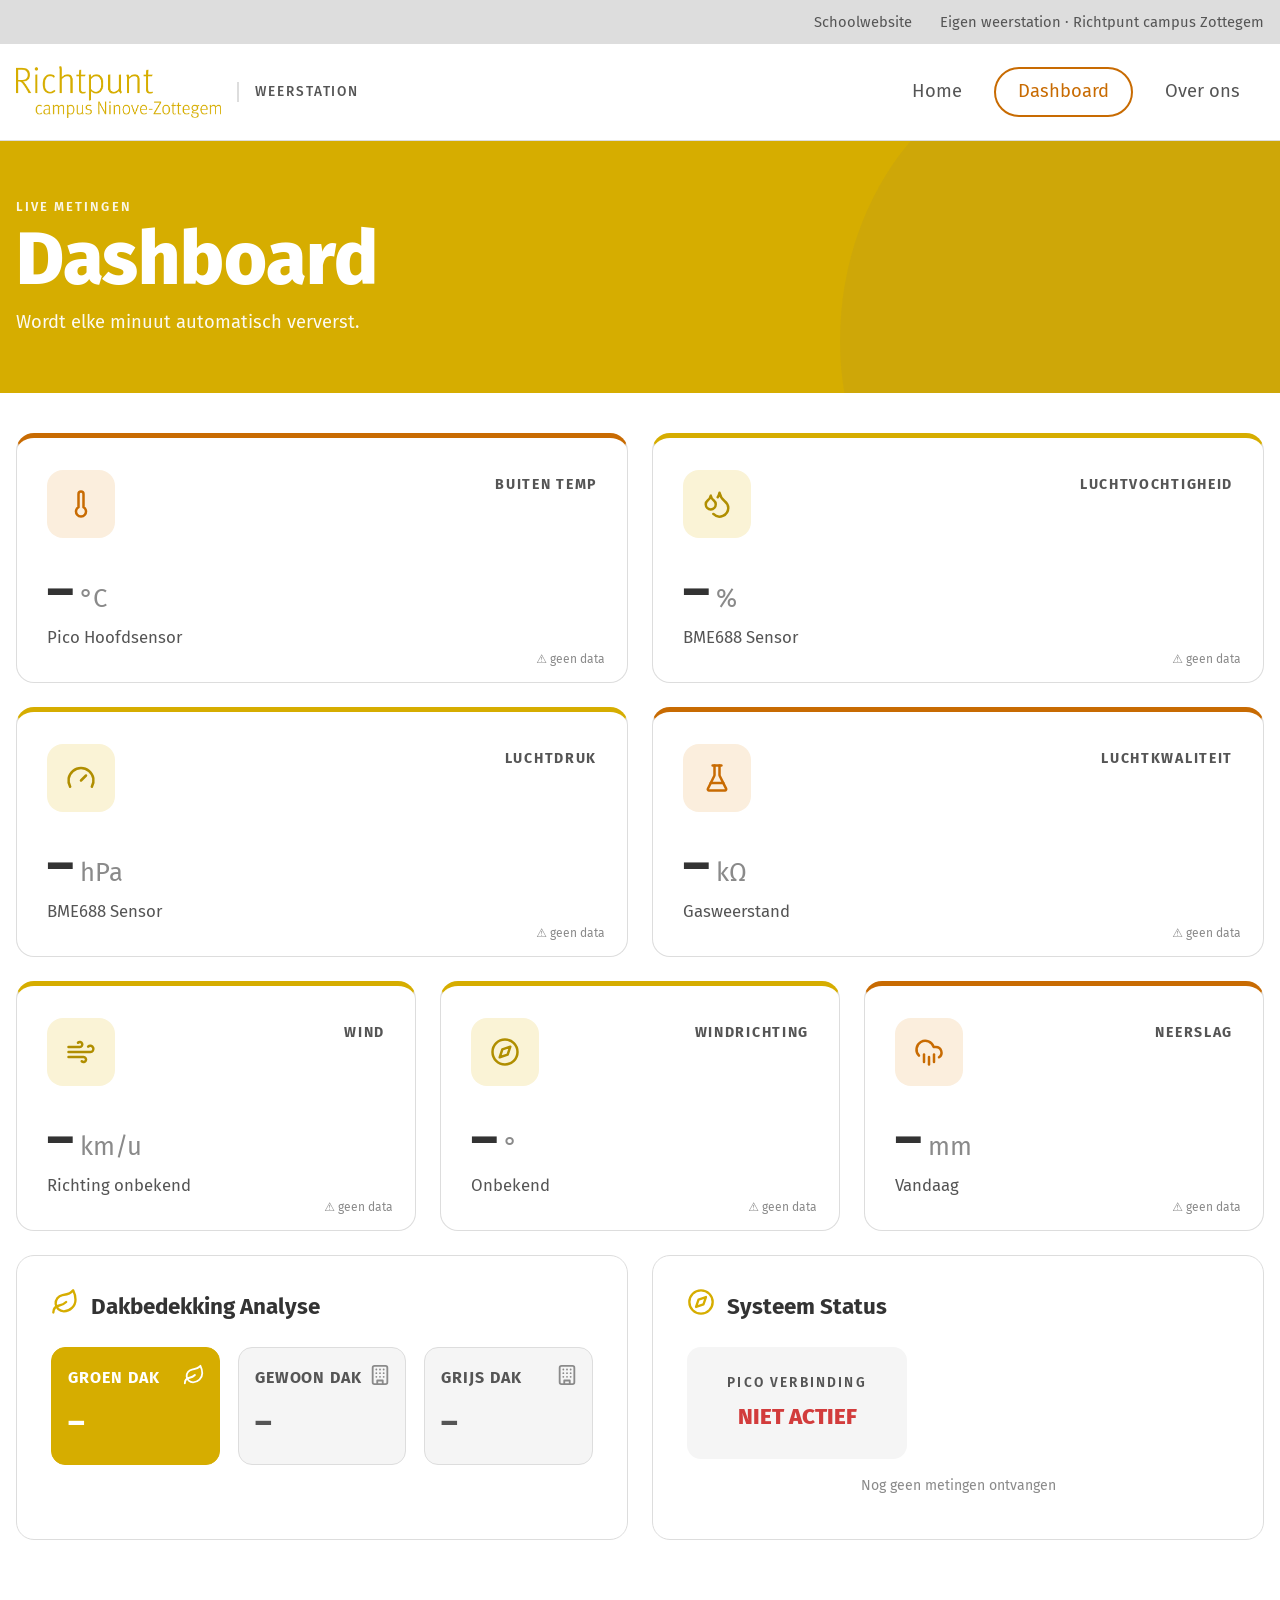
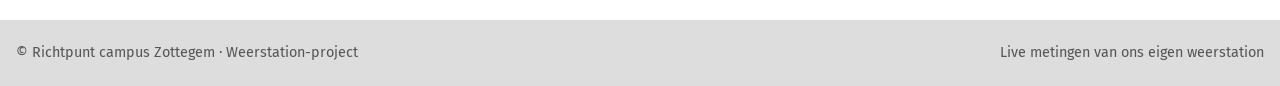
<file: dashboard.html>
<!DOCTYPE html>
<html lang="nl">
<head>
  <meta charset="UTF-8">
  <meta name="viewport" content="width=device-width, initial-scale=1.0">
  <title>Dashboard · Weerstation Richtpunt</title>
  <link rel="icon" href="favicon.svg" type="image/svg+xml">
  <link rel="icon" href="favicon-32.png" sizes="32x32" type="image/png">
  <link rel="shortcut icon" href="favicon.ico">
  <link rel="apple-touch-icon" href="apple-touch-icon.png">
  <meta name="theme-color" content="#D6AD00">
  <link rel="preconnect" href="https://fonts.googleapis.com">
  <link href="https://fonts.googleapis.com/css2?family=Fira+Sans:wght@300;400;500;600;700;800&display=swap" rel="stylesheet">
  <link rel="stylesheet" href="css/style.css">
</head>
<body>

  <div class="topbar">
    <div class="wrap">
      <a href="https://richtpunt.be/ninovezottegem/" target="_blank" rel="noopener">Schoolwebsite</a>
      <span>Eigen weerstation · Richtpunt campus Zottegem</span>
    </div>
  </div>

  <header class="site-header">
    <div class="wrap">
      <a class="logo" href="index.html"><img src="img/logo.png" alt="Richtpunt campus Ninove-Zottegem"><span>Weerstation</span></a>
      <button class="burger" aria-label="Menu"><svg viewBox="0 0 24 24" fill="none" stroke="currentColor" stroke-width="2" stroke-linecap="round"><path d="M4 6h16M4 12h16M4 18h16"/></svg></button>
      <nav class="nav">
        <a href="index.html">Home</a>
        <a href="dashboard.html">Dashboard</a>
        <a href="over-ons.html">Over ons</a>
      </nav>
    </div>
  </header>

  <section class="band page-band">
    <div class="wrap">
      <div class="eyebrow">Live metingen</div>
      <h1>Dashboard</h1>
      <p>Wordt elke minuut automatisch ververst.</p>
    </div>
  </section>

  <main>
    <div class="wrap">

      <!-- Rij 1: 4 kaarten -->
      <div class="grid grid-4">
        <div class="card sensor t-temp" id="s-buitenTemp">
          <div class="ic" data-icon="thermo"></div><div class="label">Buiten temp</div>
          <div class="value">–<span class="unit">°C</span></div><div class="sub">Pico Hoofdsensor</div><div class="ago"></div>
        </div>
        <div class="card sensor t-hum" id="s-vochtigheid">
          <div class="ic" data-icon="drops"></div><div class="label">Luchtvochtigheid</div>
          <div class="value">–<span class="unit">%</span></div><div class="sub">BME688 Sensor</div><div class="ago"></div>
        </div>
        <div class="card sensor t-pres" id="s-luchtdruk">
          <div class="ic" data-icon="gauge"></div><div class="label">Luchtdruk</div>
          <div class="value">–<span class="unit">hPa</span></div><div class="sub">BME688 Sensor</div><div class="ago"></div>
        </div>
        <div class="card sensor t-gas" id="s-gasweerstand">
          <div class="ic" data-icon="flask"></div><div class="label">Luchtkwaliteit</div>
          <div class="value">–<span class="unit">kΩ</span></div><div class="sub">Gasweerstand</div><div class="ago"></div>
        </div>
      </div>

      <!-- Rij 2: 3 kaarten -->
      <div class="grid grid-3">
        <div class="card sensor t-wind" id="s-windsnelheid">
          <div class="ic" data-icon="wind"></div><div class="label">Wind</div>
          <div class="value">–<span class="unit">km/u</span></div><div class="sub" id="wind-dir">–</div><div class="ago"></div>
        </div>
        <div class="card sensor t-wind" id="s-windrichting">
          <div class="ic" data-icon="compass"></div><div class="label">Windrichting</div>
          <div class="value">–<span class="unit">°</span></div><div class="sub" id="wind-dir-name">–</div><div class="ago"></div>
        </div>
        <div class="card sensor t-rain" id="s-neerslag">
          <div class="ic" data-icon="rain"></div><div class="label">Neerslag</div>
          <div class="value">–<span class="unit">mm</span></div><div class="sub">Vandaag</div><div class="ago"></div>
        </div>
      </div>

      <!-- Rij 3: dak-analyse + status -->
      <div class="grid grid-2">
        <div class="card">
          <div class="section-title"><span data-icon="leaf"></span>Dakbedekking Analyse</div>
          <div class="grid grid-3" style="margin:0; gap:18px" id="roofs">
            <div class="roof green"><h3>Groen dak</h3><span data-icon="leaf"></span><div class="big" id="groenDak">–</div></div>
            <div class="roof"><h3>Gewoon dak</h3><span data-icon="building"></span><div class="big" id="gewoonDak">–</div></div>
            <div class="roof grey" id="roof-grijs"><h3>Grijs dak</h3><span data-icon="building"></span><div class="big" id="grijsDak">–</div></div>
          </div>
          <p class="roof-note" id="roof-note">&nbsp;</p>
        </div>

        <div class="card">
          <div class="section-title"><span data-icon="compass"></span>Systeem Status</div>
          <div class="grid" style="margin:0; gap:18px; grid-template-columns:1fr; max-width:220px">
            <div class="stat"><h3>PICO VERBINDING</h3><div class="v" id="st-pico">…</div></div>
          </div>
          <p class="status-meta" id="st-meta">&nbsp;</p>
        </div>
      </div>
    </div>
  </main>

  <footer>
    <div class="wrap">
      <span>© Richtpunt campus Zottegem · Weerstation-project</span>
      <span>Live metingen van ons eigen weerstation</span>
    </div>
  </footer>

  <script src="js/config.js"></script>
  <script src="js/common.js"></script>
  <script src="js/dashboard.js"></script>
</body>
</html>
</file>
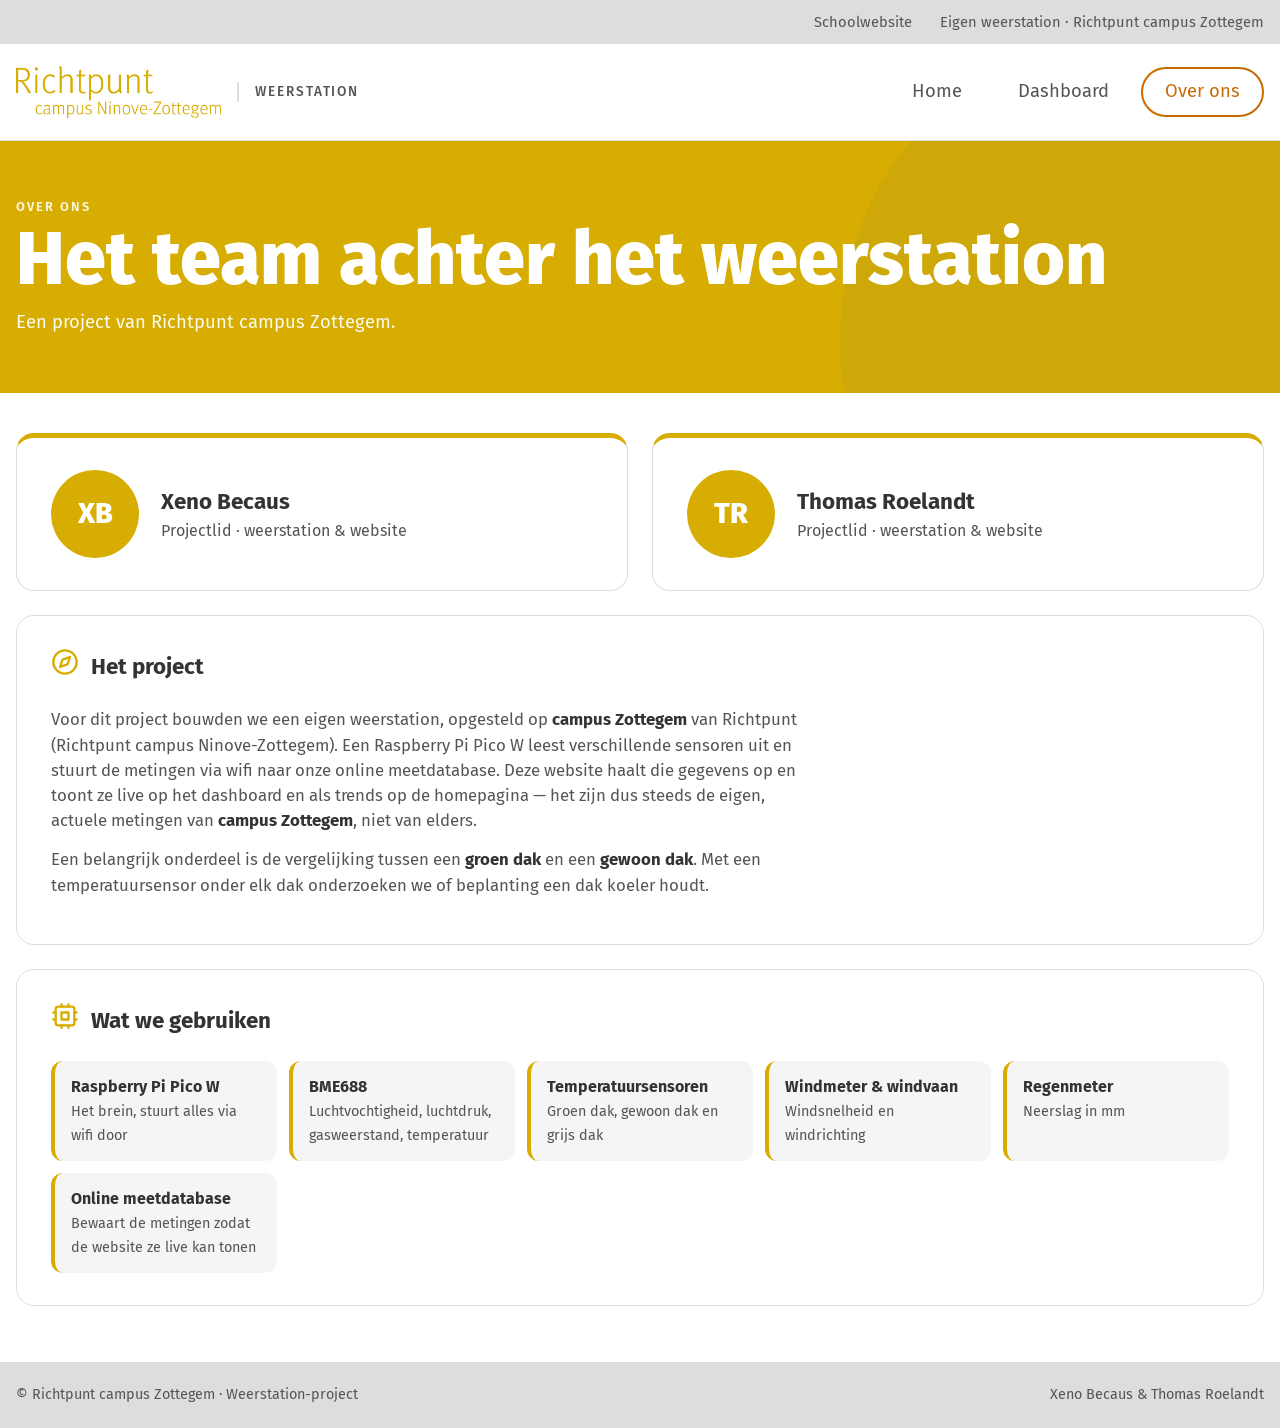
<file: over-ons.html>
<!DOCTYPE html>
<html lang="nl">
<head>
  <meta charset="UTF-8">
  <meta name="viewport" content="width=device-width, initial-scale=1.0">
  <title>Over ons · Weerstation Richtpunt</title>
  <link rel="icon" href="favicon.svg" type="image/svg+xml">
  <link rel="icon" href="favicon-32.png" sizes="32x32" type="image/png">
  <link rel="shortcut icon" href="favicon.ico">
  <link rel="apple-touch-icon" href="apple-touch-icon.png">
  <meta name="theme-color" content="#D6AD00">
  <link rel="preconnect" href="https://fonts.googleapis.com">
  <link href="https://fonts.googleapis.com/css2?family=Fira+Sans:wght@300;400;500;600;700;800&display=swap" rel="stylesheet">
  <link rel="stylesheet" href="css/style.css">
</head>
<body>

  <div class="topbar">
    <div class="wrap">
      <a href="https://richtpunt.be/ninovezottegem/" target="_blank" rel="noopener">Schoolwebsite</a>
      <span>Eigen weerstation · Richtpunt campus Zottegem</span>
    </div>
  </div>

  <header class="site-header">
    <div class="wrap">
      <a class="logo" href="index.html"><img src="img/logo.png" alt="Richtpunt campus Ninove-Zottegem"><span>Weerstation</span></a>
      <button class="burger" aria-label="Menu"><svg viewBox="0 0 24 24" fill="none" stroke="currentColor" stroke-width="2" stroke-linecap="round"><path d="M4 6h16M4 12h16M4 18h16"/></svg></button>
      <nav class="nav">
        <a href="index.html">Home</a>
        <a href="dashboard.html">Dashboard</a>
        <a href="over-ons.html">Over ons</a>
      </nav>
    </div>
  </header>

  <section class="band page-band">
    <div class="wrap">
      <div class="eyebrow">Over ons</div>
      <h1>Het team achter het weerstation</h1>
      <p>Een project van Richtpunt campus Zottegem.</p>
    </div>
  </section>

  <main>
    <div class="wrap">

      <!-- 👉 Pas hier gerust de tekst onder jullie naam aan -->
      <div class="team">
        <div class="card member">
          <div class="avatar">XB</div>
          <div>
            <h3>Xeno Becaus</h3>
            <p>Projectlid · weerstation &amp; website</p>
          </div>
        </div>
        <div class="card member">
          <div class="avatar">TR</div>
          <div>
            <h3>Thomas Roelandt</h3>
            <p>Projectlid · weerstation &amp; website</p>
          </div>
        </div>
      </div>

      <div class="card prose" style="margin-bottom:24px">
        <div class="section-title"><span data-icon="compass"></span>Het project</div>
        <p>Voor dit project bouwden we een eigen weerstation, opgesteld op <b>campus Zottegem</b> van
           Richtpunt (Richtpunt campus Ninove-Zottegem). Een Raspberry Pi Pico W leest verschillende
           sensoren uit en stuurt de metingen via wifi naar onze online meetdatabase. Deze website haalt
           die gegevens op en toont ze live op het dashboard en als trends op de homepagina — het zijn
           dus steeds de eigen, actuele metingen van <b>campus Zottegem</b>, niet van elders.</p>
        <p>Een belangrijk onderdeel is de vergelijking tussen een <b>groen dak</b> en een <b>gewoon dak</b>.
           Met een temperatuursensor onder elk dak onderzoeken we of beplanting een dak koeler houdt.</p>
      </div>

      <div class="card">
        <div class="section-title"><span data-icon="cpu"></span>Wat we gebruiken</div>
        <ul class="parts">
          <li><b>Raspberry Pi Pico W</b><span>Het brein, stuurt alles via wifi door</span></li>
          <li><b>BME688</b><span>Luchtvochtigheid, luchtdruk, gasweerstand, temperatuur</span></li>
          <li><b>Temperatuursensoren</b><span>Groen dak, gewoon dak en grijs dak</span></li>
          <li><b>Windmeter &amp; windvaan</b><span>Windsnelheid en windrichting</span></li>
          <li><b>Regenmeter</b><span>Neerslag in mm</span></li>
          <li><b>Online meetdatabase</b><span>Bewaart de metingen zodat de website ze live kan tonen</span></li>
        </ul>
      </div>
    </div>
  </main>

  <footer>
    <div class="wrap">
      <span>© Richtpunt campus Zottegem · Weerstation-project</span>
      <span>Xeno Becaus &amp; Thomas Roelandt</span>
    </div>
  </footer>

  <script src="js/config.js"></script>
  <script src="js/common.js"></script>
  <script>document.querySelectorAll("[data-icon]").forEach(el => el.innerHTML = icon(el.dataset.icon));</script>
</body>
</html>
</file>
<file: css/style.css>
/* =====================================================================
   STYLE.CSS  —  huisstijl Richtpunt campus Ninove-Zottegem
   Kleuren overgenomen van richtpunt.be/ninovezottegem:
     goud #D6AD00 · oranje #C86B02 · grijs #555555 · lichtgrijs #DDDDDD · wit
   ===================================================================== */

:root {
  --gold: #d6ad00;          /* hoofdkleur (logo + grote balk) */
  --gold-dark: #b08e00;
  --gold-shape: #cca70b;    /* iets donkerder goud voor vormen */
  --gold-soft: #faf3d6;     /* heel licht goud voor achtergrondjes */
  --orange: #c86b02;        /* knoppen, zoals "Inschrijven" */
  --orange-soft: #fbeedd;
  --text: #333333;
  --grey: #555555;          /* menu en gewone tekst */
  --muted: #8a8a8a;
  --line: #dddddd;          /* bovenbalk en randen */
  --bg: #ffffff;
  --bg-soft: #f5f5f5;
  --ok: #2e9e5b;            /* enkel voor "ONLINE / ACTIEF" */
  --bad: #d23c3c;           /* enkel voor fouten */
  --radius: 18px;
}

* { box-sizing: border-box; margin: 0; padding: 0; }
html { scroll-behavior: smooth; }
body {
  font-family: "Fira Sans", system-ui, -apple-system, "Segoe UI", sans-serif;
  background: var(--bg);
  color: var(--text);
  min-height: 100vh;
  display: flex;
  flex-direction: column;
  line-height: 1.5;
}
a { color: inherit; }
code { background: rgba(0,0,0,.07); padding: 1px 6px; border-radius: 5px; font-size: .9em; }
.wrap { width: 100%; max-width: 1400px; margin: 0 auto; padding: 0 16px; }

/* ---------- Demo-melding ---------- */
.demo-banner {
  background: var(--orange); color: #fff; text-align: center;
  font-size: .85rem; padding: 6px 16px; font-weight: 500;
}
.demo-banner code { background: rgba(255,255,255,.2); }

/* ---------- Grijze bovenbalk ---------- */
.topbar { background: var(--line); font-size: .92rem; }
.topbar .wrap { display: flex; justify-content: flex-end; gap: 28px; height: 44px; align-items: center; }
.topbar a, .topbar span { color: var(--grey); text-decoration: none; }
.topbar a:hover { color: var(--orange); }

/* ---------- Header / navigatie ---------- */
.site-header {
  background: #fff;
  border-bottom: 1px solid var(--line);
  position: sticky; top: 0; z-index: 10;
}
.site-header .wrap {
  display: flex; align-items: center; justify-content: space-between;
  height: 96px; gap: 16px;
}
.logo { display: flex; align-items: center; gap: 16px; text-decoration: none; }
.logo img { height: 52px; width: auto; }
.logo span {
  border-left: 2px solid var(--line); padding-left: 16px;
  color: var(--grey); font-size: .85rem; letter-spacing: .14em; text-transform: uppercase; font-weight: 500;
}
.nav { display: flex; gap: 8px; align-items: center; }
.nav a {
  text-decoration: none; color: var(--grey); font-size: 1.15rem;
  padding: 9px 22px; border-radius: 999px; border: 2px solid transparent; transition: .15s;
}
.nav a:hover { color: var(--orange); }
.nav a.active { color: var(--orange); border-color: var(--orange); }
.burger { display: none; background: none; border: 0; color: var(--grey); cursor: pointer; }
.burger svg { width: 30px; height: 30px; }

@media (max-width: 760px) {
  .topbar { display: none; }
  .logo span { display: none; }
  .logo img { height: 40px; }
  .site-header .wrap { height: 76px; }
  .burger { display: block; }
  .nav {
    display: none; position: absolute; top: 76px; left: 0; right: 0;
    flex-direction: column; align-items: stretch; background: #fff;
    border-bottom: 1px solid var(--line); padding: 12px 16px;
  }
  .nav.open { display: flex; }
}

main { flex: 1; padding: 40px 0 56px; }

/* ---------- Gouden balk (zoals "Welkom op onze school!") ---------- */
.band {
  background: var(--gold); color: #fff; position: relative; overflow: hidden;
}
.band::after {            /* decoratieve donkergouden vorm, zonder foto */
  content: ""; position: absolute; right: -120px; top: -80px;
  width: 560px; height: 560px; border-radius: 42% 58% 55% 45% / 50% 40% 60% 50%;
  background: var(--gold-shape); opacity: .8;
}
.band .wrap { position: relative; z-index: 1; }
.page-band .wrap { padding-top: 56px; padding-bottom: 56px; }
.band h1 {
  font-weight: 800; line-height: 1.02; color: #fff;
  font-size: clamp(2.4rem, 6vw, 4.6rem);
}
.band p { color: #fff; opacity: .95; font-size: 1.15rem; margin-top: 12px; max-width: 560px; }
.band .eyebrow { color: #fff; opacity: .9; }

.eyebrow {
  color: var(--orange); text-transform: uppercase; letter-spacing: .16em;
  font-size: .8rem; font-weight: 600; margin-bottom: 6px;
}
.section-title {
  display: flex; align-items: center; gap: 12px; color: var(--text);
  font-size: 1.4rem; font-weight: 700; margin-bottom: 22px;
}
.section-title svg { width: 28px; height: 28px; color: var(--gold); }

/* ---------- Knoppen (zelfde als "Inschrijven") ---------- */
.btn {
  display: inline-block; margin-top: 28px; text-decoration: none; font-size: 1.1rem;
  padding: 11px 26px; border-radius: 999px; border: 2px solid #fff;
  background: #fff; color: var(--orange); font-weight: 500;
}
.btn.ghost { background: transparent; color: #fff; margin-left: 8px; }
.btn:hover { filter: brightness(.96); }

/* ---------- Kaarten ---------- */
.card {
  background: #fff;
  border: 1px solid var(--line);
  border-radius: var(--radius);
  padding: 32px 34px;
}
.grid { display: grid; gap: 24px; margin-bottom: 24px; }
.grid-4 { grid-template-columns: repeat(4, 1fr); }
.grid-3 { grid-template-columns: repeat(3, 1fr); }
.grid-2 { grid-template-columns: repeat(2, 1fr); }
@media (max-width: 1300px) { .grid-4 { grid-template-columns: repeat(2, 1fr); } }
@media (max-width: 900px)  { .grid-3, .grid-2 { grid-template-columns: 1fr; } }
@media (max-width: 560px)  { .grid-4 { grid-template-columns: 1fr; } .card { padding: 26px 22px; } }

/* Sensor-kaart */
.sensor {
  position: relative; min-height: 250px; padding: 32px 30px;
  display: grid; grid-template-columns: auto 1fr; grid-template-rows: auto 1fr auto;
  column-gap: 12px; border-top: 5px solid var(--gold);
}
.sensor .ic {
  width: 68px; height: 68px; border-radius: 16px;
  display: grid; place-items: center;
  background: var(--gold-soft); color: var(--gold-dark);
}
.sensor .ic svg { width: 30px; height: 30px; }
.sensor .label {
  justify-self: end; text-align: right; padding-top: 4px;
  font-weight: 700; letter-spacing: .12em; font-size: .88rem; color: var(--grey);
  text-transform: uppercase;
}
.sensor .value { grid-column: 1 / -1; align-self: end; margin-top: 20px; font-size: 3.2rem; font-weight: 800; line-height: 1.1; color: var(--text); }
.sensor .unit { font-size: 1.6rem; font-weight: 400; color: var(--muted); margin-left: 6px; }
.sensor .sub { grid-column: 1 / -1; color: var(--grey); margin-top: 6px; font-size: 1.05rem; }
.sensor .ago { position: absolute; bottom: 14px; right: 22px; font-size: .75rem; color: var(--muted); }

/* Afwisselend goud en oranje, allebei uit de huisstijl */
.t-temp, .t-gas, .t-rain { border-top-color: var(--orange); }
.t-temp .ic, .t-gas .ic, .t-rain .ic { background: var(--orange-soft); color: var(--orange); }

/* Dakbedekking */
.roof { border-radius: 14px; padding: 22px 24px; border: 1px solid var(--line); background: var(--bg-soft); position: relative; }
.roof h3 { font-size: 1rem; letter-spacing: .06em; font-weight: 700; text-transform: uppercase; color: var(--grey); }
.roof .big { font-size: 2.6rem; font-weight: 800; margin-top: 8px; color: var(--grey); }
.roof svg { position: absolute; top: 22px; right: 22px; width: 26px; height: 26px; color: var(--muted); }
.roof.green { background: var(--gold); border-color: var(--gold); }
.roof.green h3, .roof.green .big, .roof.green svg { color: #fff; }
.roof-note { margin-top: 18px; color: var(--grey); }
.roof-note b { color: var(--orange); }

/* Systeemstatus */
.stat { background: var(--bg-soft); border-radius: 14px; padding: 26px 20px; text-align: center; }
.stat h3 { font-size: .85rem; letter-spacing: .16em; color: var(--grey); font-weight: 600; }
.stat .v { font-size: 1.4rem; font-weight: 800; margin-top: 6px; }
.ok { color: var(--ok); }
.bad { color: var(--bad); }
.status-meta { color: var(--muted); font-size: .88rem; margin-top: 16px; text-align: center; }

/* ---------- Home ---------- */
.hero { display: grid; grid-template-columns: 1.3fr 1fr; gap: 40px; align-items: center; padding-top: 64px; padding-bottom: 64px; }
@media (max-width: 900px) { .hero { grid-template-columns: 1fr; padding-top: 44px; padding-bottom: 44px; } }

.now { color: var(--text); border: 0; box-shadow: 0 20px 50px rgba(90, 70, 0, .25); }
.now .eyebrow { color: var(--orange); opacity: 1; }
.now-temp { font-size: 4.4rem; font-weight: 800; line-height: 1; margin: 10px 0 6px; color: var(--text); }
.now-temp span { color: var(--muted); font-weight: 400; font-size: 2rem; }
.now-time { color: var(--muted); }
.now-list { display: grid; grid-template-columns: 1fr 1fr; gap: 12px; margin-top: 22px; }
.now-list div { background: var(--bg-soft); border-radius: 12px; padding: 12px 14px; border-left: 4px solid var(--gold); }
.now-list small { color: var(--muted); display: block; font-size: .8rem; }
.now-list b { font-size: 1.1rem; color: var(--text); }

.tabs { display: inline-flex; gap: 4px; }
.tabs button {
  background: #fff; border: 2px solid var(--line); color: var(--grey); font: inherit; font-size: 1rem;
  padding: 7px 20px; border-radius: 999px; cursor: pointer;
}
.tabs button:hover { color: var(--orange); }
.tabs button.active { border-color: var(--orange); color: var(--orange); }
.trend-head { display: flex; justify-content: space-between; align-items: flex-end; flex-wrap: wrap; gap: 14px; margin-bottom: 24px; }
.trend-head h2 { font-size: clamp(1.6rem, 3vw, 2.2rem); font-weight: 800; color: var(--text); }

.chart-card { padding: 26px 28px; }
.chart-card h3 { font-size: 1.05rem; font-weight: 700; display: flex; align-items: center; gap: 8px; color: var(--text); }
.chart-card h3 svg { width: 20px; height: 20px; color: var(--gold-dark); }
.chart-card .stats { display: flex; gap: 20px; margin: 10px 0 16px; color: var(--muted); font-size: .88rem; flex-wrap: wrap; }
.chart-card .stats b { color: var(--text); }
.chart-wrap { position: relative; height: 240px; }

/* ---------- Over ons ---------- */
.team { display: grid; grid-template-columns: repeat(2, 1fr); gap: 24px; margin-bottom: 24px; }
@media (max-width: 760px) { .team { grid-template-columns: 1fr; } }
.member { display: flex; gap: 22px; align-items: center; border-top: 5px solid var(--gold); }
.avatar {
  width: 88px; height: 88px; border-radius: 50%; flex-shrink: 0;
  background: var(--gold); color: #fff;
  display: grid; place-items: center; font-size: 1.8rem; font-weight: 800;
}
.member h3 { font-size: 1.4rem; color: var(--text); }
.member p { color: var(--grey); }
.prose p { color: var(--grey); margin-bottom: 14px; max-width: 760px; font-size: 1.05rem; }
.prose b { color: var(--text); }
.parts { list-style: none; display: grid; grid-template-columns: repeat(auto-fit, minmax(220px, 1fr)); gap: 12px; margin-top: 8px; }
.parts li { background: var(--bg-soft); border-radius: 12px; padding: 14px 16px; border-left: 4px solid var(--gold); }
.parts li b { display: block; color: var(--text); }
.parts li span { color: var(--grey); font-size: .9rem; }

/* ---------- Footer ---------- */
footer { background: var(--line); padding: 22px 0; color: var(--grey); font-size: .9rem; }
footer .wrap { display: flex; justify-content: space-between; flex-wrap: wrap; gap: 8px; }

/* 3 daken naast elkaar op het dashboard */
#roofs.grid-3 .roof { padding: 18px 16px; }
#roofs.grid-3 .roof .big { font-size: 2rem; }
#roofs.grid-3 .roof svg { top: 16px; right: 14px; width: 22px; height: 22px; }
@media (max-width: 1100px) and (min-width: 901px) { #roofs.grid-3 { grid-template-columns: 1fr; } }
</file>
